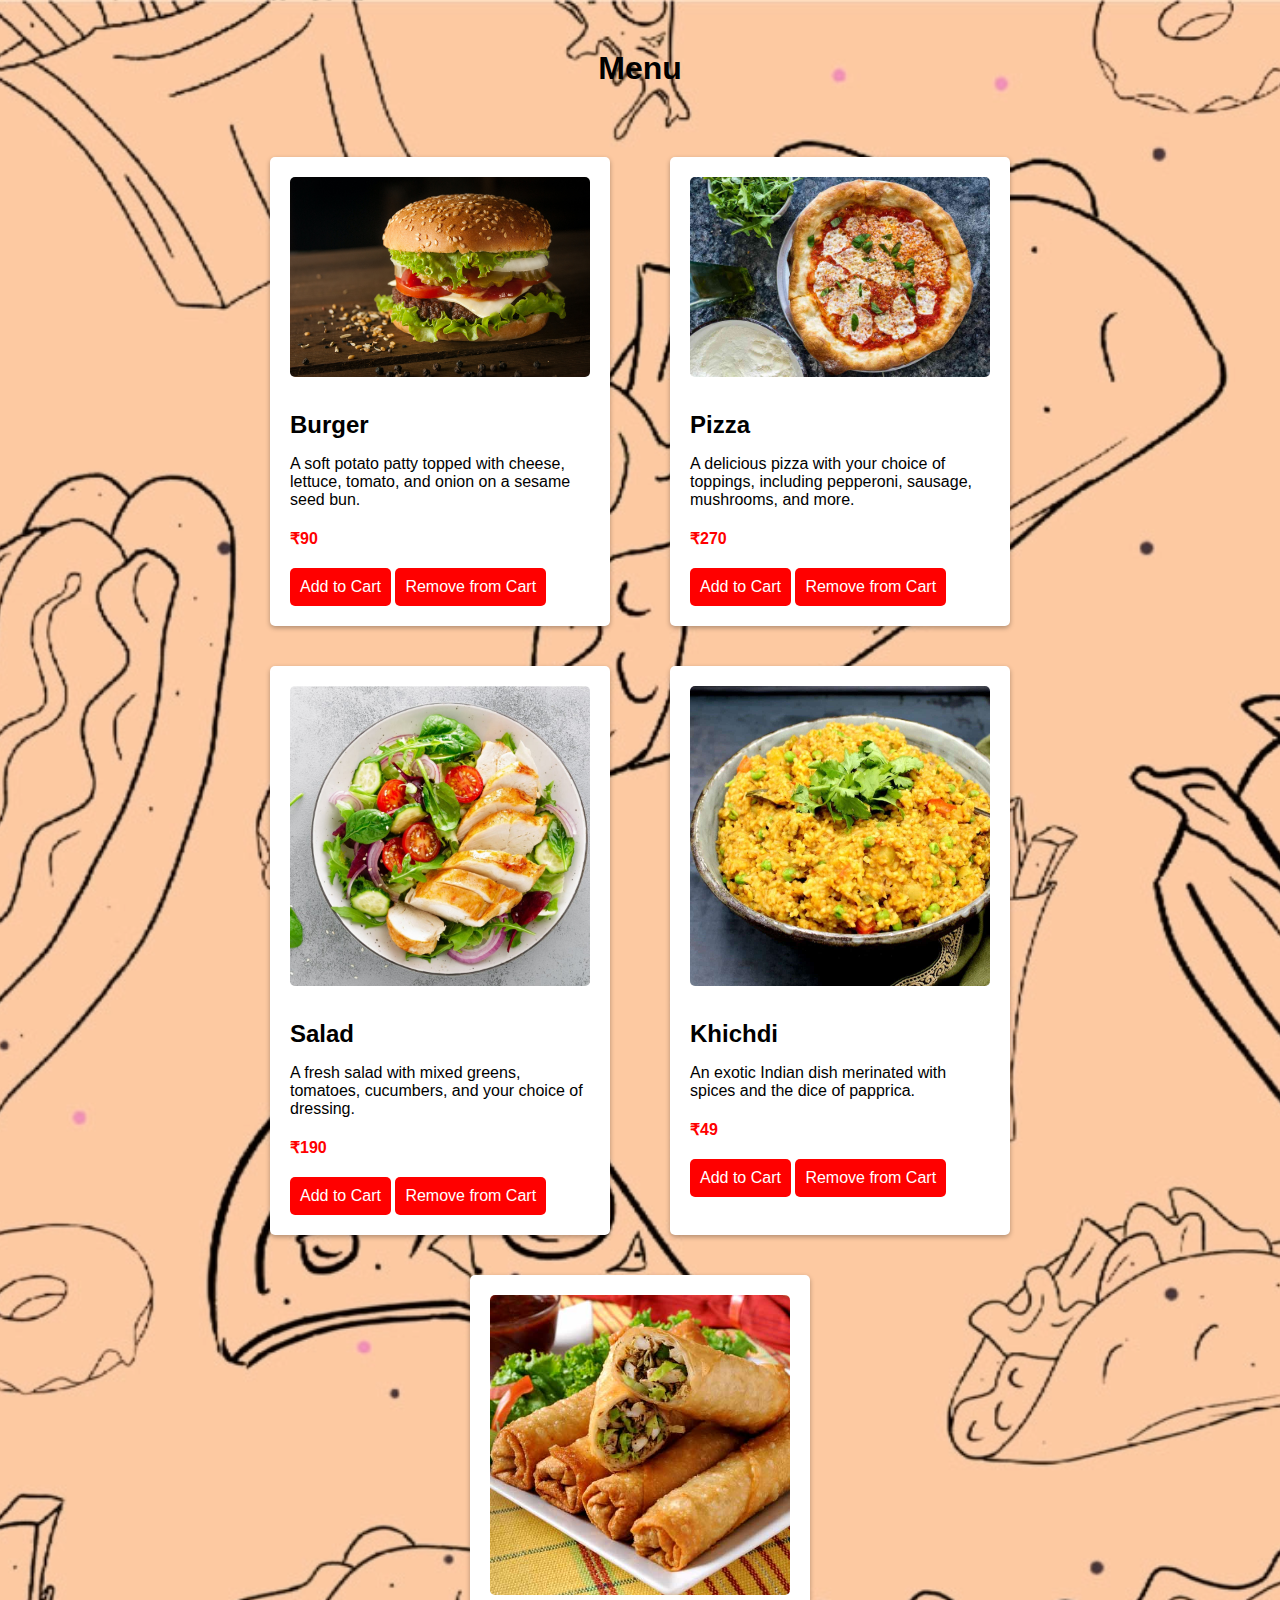
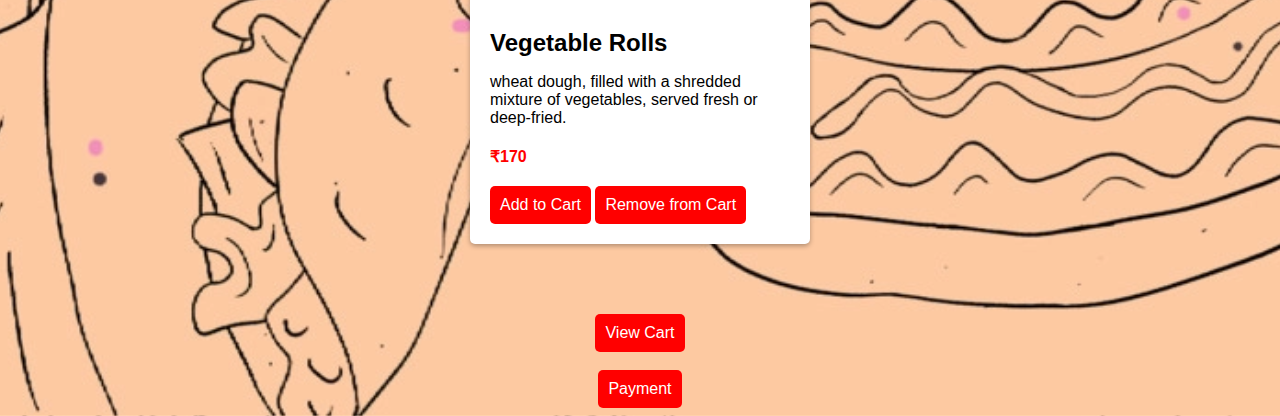
<file: addtocart.html>
<!DOCTYPE html>
<html>
<head>
	<title>My Restaurant Menu</title>
	<link rel="stylesheet" type="text/css" href="style 2.css">
	<style>
		body {
			background-image: url("Menu Background.jpg");
			background-size: cover;
			background-position: center;
		}
	</style>
	<script>
		var cart = []; // array to store cart items
		
		function addToCart(itemName, itemPrice) {
			var item = { name: itemName, price: itemPrice };
			cart.push(item);
			alert(itemName + " added to cart!");
		}
		
		function removeFromCart(itemName) {
			for (var i = 0; i < cart.length; i++) {
				if (cart[i].name === itemName) {
					cart.splice(i, 1);
					break;
				}
			}
			showCart();
			alert(itemName + " removed from cart!");
		}

		function showCart() {
			
			var cartItems = "";
			var total = 0;
			for (var i = 0; i < cart.length; i++) {
				cartItems += cart[i].name + " - ₹" + cart[i].price + "<br>";
				total += parseInt(cart[i].price);
			}
			if (cartItems == "") {
				cartItems = "Your cart is empty.";
			} else {
				cartItems += "<br>Total: ₹" + total;
			}
			document.getElementById("cartItems").innerHTML = cartItems;
		}
	</script>
</head>
<body>
	<h1>Menu</h1>
	<div class="menu-container">
		<div class="menu-item">
			<img src="burger.jpg" alt="Burger">
			<h2>Burger</h2>
			<p>A soft potato patty topped with cheese, lettuce, tomato, and onion on a sesame seed bun.</p>
			<p class="price">₹90</p>
			<button onclick="addToCart('Burger', '90')">Add to Cart</button>
			<button onclick="removeFromCart('Burger')">Remove from Cart</button>
		</div>

		<div class="menu-item">
			<img src="pizza.jpg" alt="Pizza">
			<h2>Pizza</h2>
			<p>A delicious pizza with your choice of toppings, including pepperoni, sausage, mushrooms, and more.</p>
			<p class="price">₹270</p>
			<button onclick="addToCart('Pizza', '270')">Add to Cart</button>
			<button onclick="removeFromCart('Pizza')">Remove from Cart</button>
		</div>

		<div class="menu-item">
			<img src="salad.jpg" alt="Salad">
			<h2>Salad</h2>
			<p>A fresh salad with mixed greens, tomatoes, cucumbers, and your choice of dressing.</p>
			<p class="price">₹190</p>
			<button onclick="addToCart('Salad', '190')">Add to Cart</button>
			<button onclick="removeFromCart('Salad')">Remove from Cart</button>
		</div>

		<div class="menu-item">
			<img src="khichdi.jpg" alt="Khichdi">
			<h2>Khichdi</h2>
			<p>An exotic Indian dish merinated with spices and the dice of papprica.</p>
			<p class="price">₹49</p>
			<button onclick="addToCart('Khichdi', '49')">Add to Cart</button>
			<button onclick="removeFromCart('Khichdi')">Remove from Cart</button>
		</div>

		<div class="menu-item">
			<img src="Vegetable Rolls.jpg" alt="Vegetable Rolls">
			<h2>Vegetable Rolls</h2>
			<p>wheat dough, filled with a shredded mixture of vegetables, served fresh or deep-fried.</p>
			<p class="price">₹170</p>
			<button onclick="addToCart('Vegetable Rolls', '170')">Add to Cart</button>
			<button onclick="removeFromCart('Vegetable Rolls')">Remove from Cart</button>
		</div>
	</div>
	
	<div id="cart" style="text-align:center" >
		<button onclick="showCart()">View Cart</button>
		<div id="cartItems"></div>
	</div>
	<br>
	<div style="text-align:center" >
		<a href="payment.html"><button>Payment</button></a>
	</div>
</body>
</html>
</file>
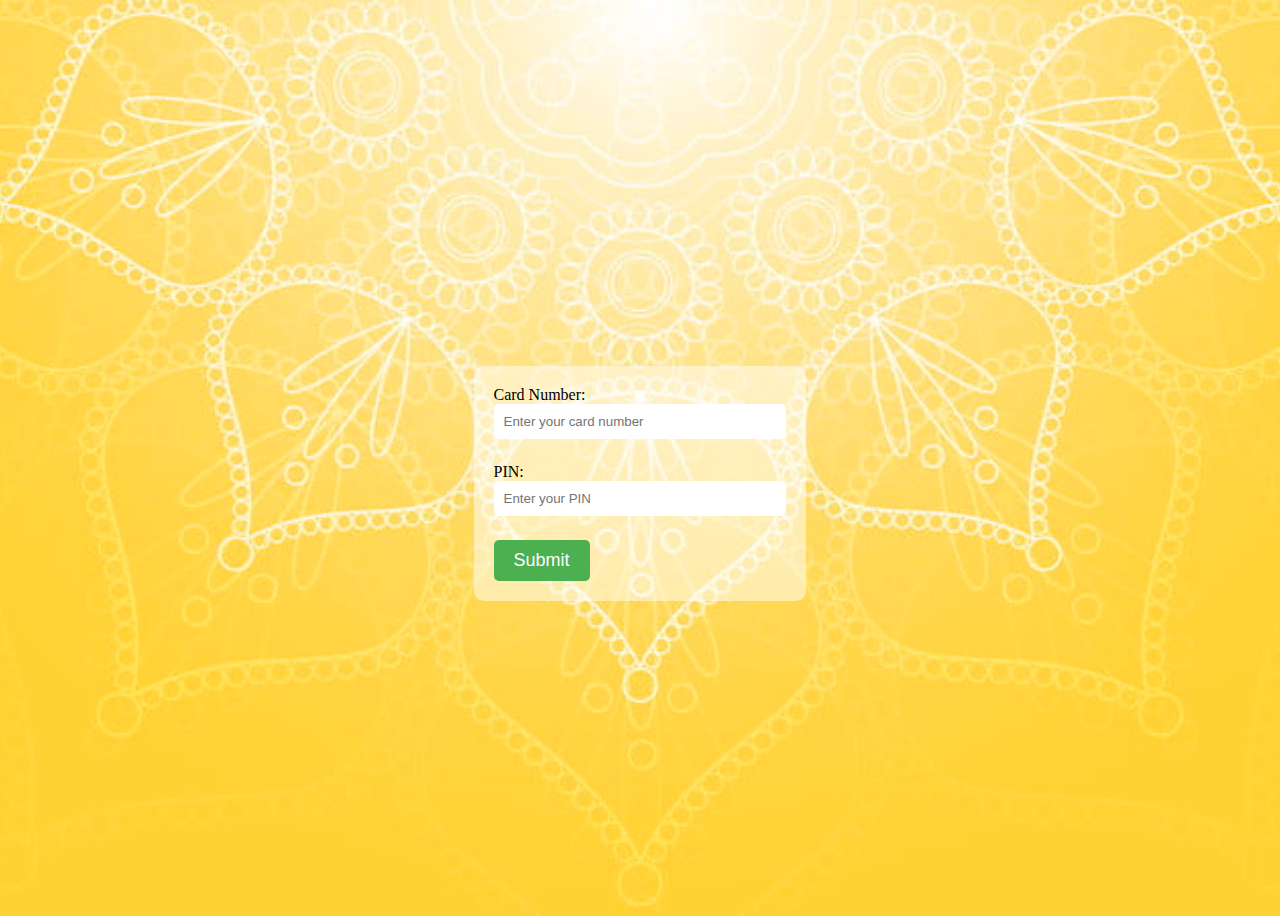
<file: CardPayment.html>
<!--
<!DOCTYPE html>
<html>
<head>
	<style>
		body {
			background-image: url("payment option background.jpg");
			background-size: cover;
			background-position: center;
		}
		.container {
			display: flex;
			flex-direction: column;
			justify-content: center;
			align-items: center;
			height: 100vh;
		}
		.card-form {
			display: flex;
			flex-direction: column;
			align-items: center;
			margin-top: 50px;
			padding: 20px;
			background-color: rgba(255, 255, 255, 0.5);
			border-radius: 10px;
		}
		input[type=text], input[type=password] {
			padding: 10px;
			border-radius: 5px;
			border: none;
			margin-bottom: 10px;
			width: 100%;
			box-sizing: border-box;
		}
		button {
			padding: 10px 20px;
			background-color: #4CAF50;
			color: white;
			border: none;
			border-radius: 5px;
			cursor: pointer;
			font-size: 18px;
			transition: background-color 0.3s ease;
		}
		button:hover {
			background-color: #3E8E41;
		}
	</style>
</head>
<body>
	<div class="container">
		<div class="card-form">
			<label for="card-number">Card Number:</label>
			<input type="text" id="card-number" name="card-number" placeholder="Enter your card number">
			<label for="password">Password:</label>
			<input type="password" id="password" name="password" placeholder="Enter your password">
			<button>Submit</button>
		</div>
	</div>
</body>
</html>



<!DOCTYPE html>
<html>
<head>
	<style>
		body {
			background-image: url("payment option background.jpg");
			background-size: cover;
			background-position: center;
		}
		.container {
			display: flex;
			flex-direction: column;
			justify-content: center;
			align-items: center;
			height: 100vh;
		}
		.card-form {
			display: flex;
			flex-direction: column;
			align-items: center;
			margin-top: 50px;
			padding: 20px;
			background-color: rgba(255, 255, 255, 0.5);
			border-radius: 10px;
		}
		input[type=text], input[type=password] {
			padding: 10px;
			border-radius: 5px;
			border: none;
			margin-bottom: 10px;
			width: 100%;
			box-sizing: border-box;
		}
		button {
			padding: 10px 20px;
			background-color: #4CAF50;
			color: white;
			border: none;
			border-radius: 5px;
			cursor: pointer;
			font-size: 18px;
			transition: background-color 0.3s ease;
		}
		button:hover {
			background-color: #3E8E41;
		}
	</style>
</head>
<body>
	<div class="container">
		<div class="card-form">
			<form action="CardPayment2.html">
				<label for="card-number">Card Number:</label>
				<input type="text" id="card-number" name="card-number" placeholder="Enter your card number">
				<label for="password">Password:</label>
				<input type="password" id="password" name="password" placeholder="Enter your password">
				<button type="submit">Submit</button>
			</form>
		</div>
	</div>
</body>
</html>
-->


<!DOCTYPE html>
<html>
<head>
	<style>
		body {
			background-image: url("payment option background.jpg");
			background-size: cover;
			background-position: center;
		}
		.container {
			display: flex;
			flex-direction: column;
			justify-content: center;
			align-items: center;
			height: 100vh;
		}
		.card-form {
			display: flex;
			flex-direction: column;
			align-items: center;
			margin-top: 50px;
			padding: 20px;
			background-color: rgba(255, 255, 255, 0.5);
			border-radius: 10px;
		}
		input[type=text], input[type=password] {
			padding: 10px;
			border-radius: 5px;
			border: none;
			margin-bottom: 10px;
			width: 100%;
			box-sizing: border-box;
		}
		button {
			padding: 10px 20px;
			background-color: #4CAF50;
			color: white;
			border: none;
			border-radius: 5px;
			cursor: pointer;
			font-size: 18px;
			transition: background-color 0.3s ease;
		}
		button:hover {
			background-color: #3E8E41;
		}
        .error {
            color: red;
            margin-top: 5px;
            font-size: 14px;
        }
	</style>
</head>
<body>
	<div class="container">
		<div class="card-form">
			<form id="payment-form">
				<label for="card-number">Card Number:</label>
				<input type="text" id="card-number" name="card-number" placeholder="Enter your card number">
				<p id="card-number-error" class="error"></p>
				<label for="pin">PIN:</label>
				<input type="password" id="pin" name="pin" placeholder="Enter your PIN">
				<p id="pin-error" class="error"></p>
				<button type="submit">Submit</button>
			</form>
		</div>
	</div>
	<script>
		const paymentForm = document.getElementById("payment-form");
		const cardNumberInput = document.getElementById("card-number");
		const pinInput = document.getElementById("pin");
		const cardNumberError = document.getElementById("card-number-error");
		const pinError = document.getElementById("pin-error");

		function validateCardNumber() {
			if (cardNumberInput.value.length !== 12 || isNaN(cardNumberInput.value)) {
				cardNumberError.textContent = "Please enter a valid 12 digit card number.";
				return false;
			}
			return true;
		}

		function validatePin() {
			if (pinInput.value.length !== 4 || isNaN(pinInput.value)) {
				pinError.textContent = "Please enter a valid 4 digit PIN.";
				return false;
			}
			return true;
		}

		paymentForm.addEventListener("submit", (event) => {
			event.preventDefault();
			cardNumberError.textContent = "";
			pinError.textContent = "";
			if (validateCardNumber() && validatePin()) {
				window.location.href = "CardPayment2.html";
			}
		});
	</script>
</body>
</html>
</file>
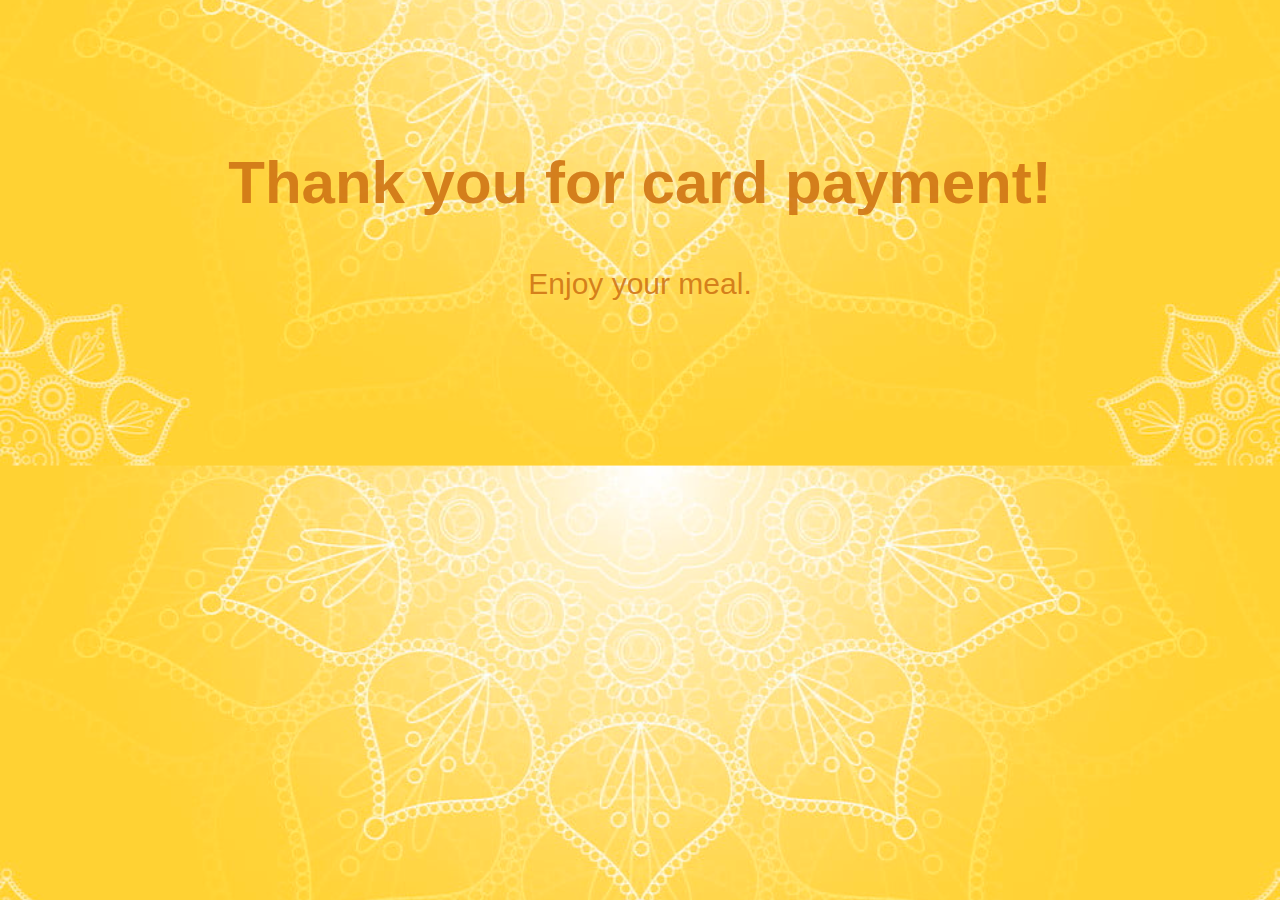
<file: CardPayment2.html>
<!DOCTYPE html>
<html>
<head>
	<title>Thank you for card payment!</title>
	<style>
		body {
			background-image: url("payment option background.jpg");
			background-size: cover;
			background-position: center;
			font-family: Arial, sans-serif;
			color: #d17716ec;
			text-align: center;
			font-size: 30px;
			padding-top: 100px;
		}
		h1 {
			font-size: 60px;
			margin-bottom: 50px;
		}
	</style>
</head>
<body>
	<h1>Thank you for card payment!</h1>
	<p>Enjoy your meal.</p>
</body>
</html>
</file>
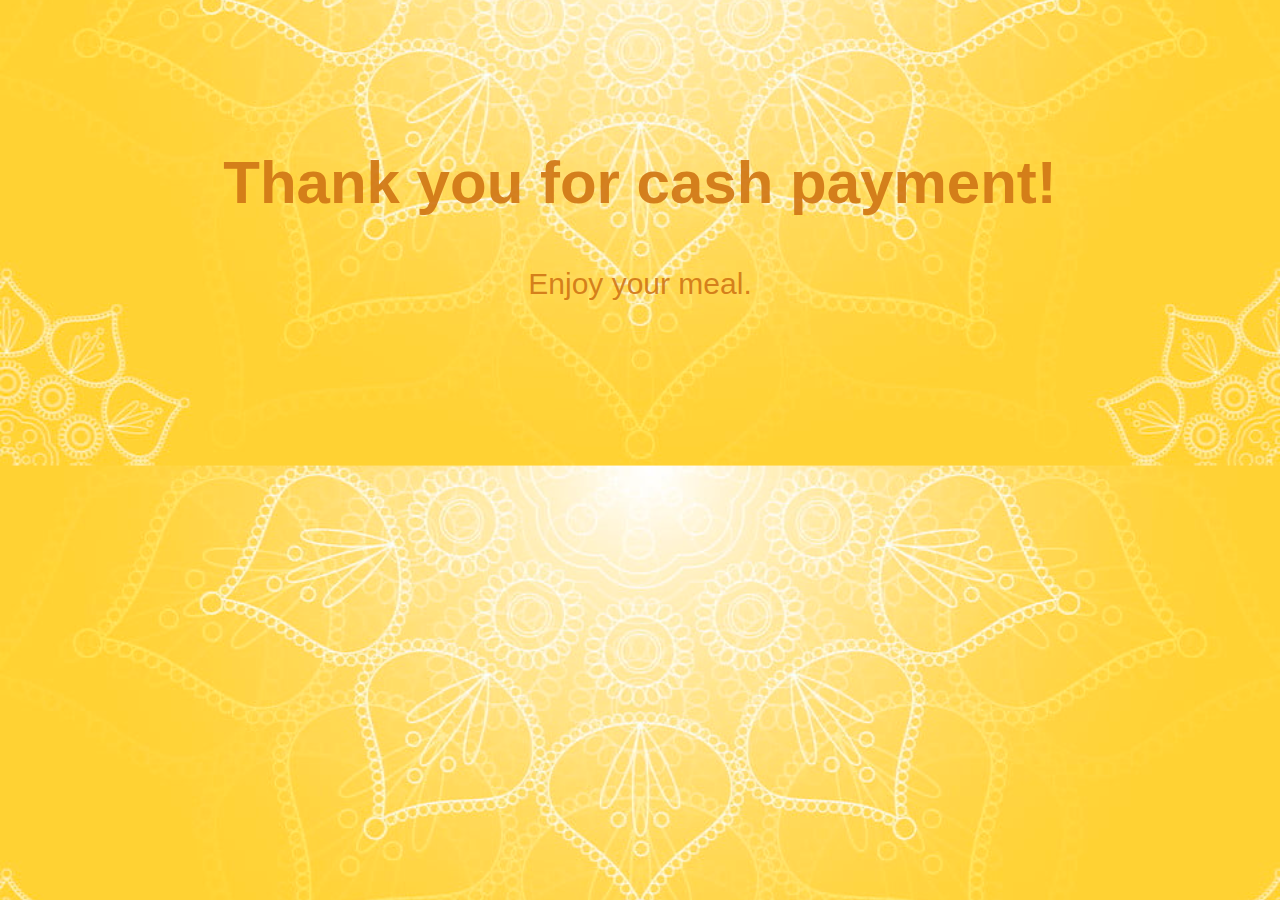
<file: Cashpayment.html>
<!DOCTYPE html>
<html>
<head>
	<title>Thank you for cash payment!</title>
	<style>
		body {
			background-image: url("payment option background.jpg");
			background-size: cover;
			background-position: center;
			font-family: Arial, sans-serif;
			color: #d17716ec;
			text-align: center;
			font-size: 30px;
			padding-top: 100px;
		}
		h1 {
			font-size: 60px;
			margin-bottom: 50px;
		}
	</style>
</head>
<body>
	<h1>Thank you for cash payment!</h1>
	<p>Enjoy your meal.</p>
</body>
</html>
</file>
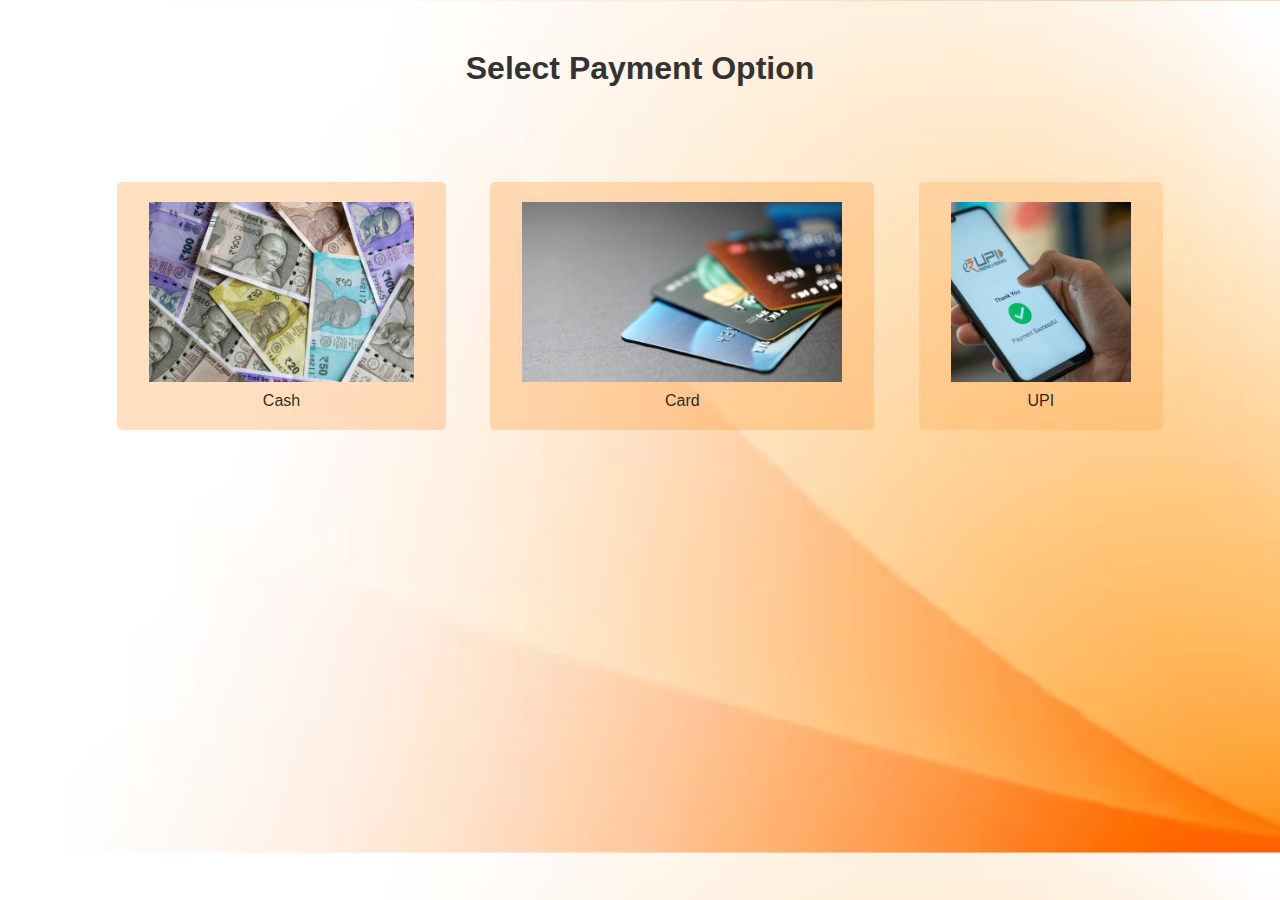
<file: payment.html>
<!DOCTYPE html>
<html>
<head>
	<title>Payment Options</title>
	<style>
		body {
			background-image: url('Final Background for Payment.jpg');
			background-size: cover;
			font-family: Arial, sans-serif;
			text-align: center;
		}
		h1 {
			color: #333;
			margin-top: 50px;
		}
		button {
			background-color: #ff99334e;
			border: none;
			color: white;
			padding: 20px 32px;
			text-align: center;
			text-decoration: none;
			display: inline-flex;
			flex-direction: column;
			align-items: center;
			justify-content: center;
			font-size: 16px;
			margin: 20px;
			cursor: pointer;
			border-radius: 5px;
			transition: all 0.3s ease-in-out;
		}
		button:hover {
			background-color: #ff9933c0;
		}
		#upiButton {
			background-color: #ff993339;
		}
		#upiButton:hover {
			background-color: #ff9933c0;
		}
		button img {
			height: 180px;
			margin-bottom: 10px;
		}
		button span {
			color: rgba(0, 0, 0, 0.838);
		}
	</style>
</head>
<body>
	<h1>Select Payment Option</h1>
	<br>
	<br>
	<br>
	<div>
		<a href="Cashpayment.html"><button id="cashButton">
			<img src="cash.jpg" alt="cash">
			<span>Cash</span>
		</button></a>
		<a href="CardPayment.html"><button id="cardButton">
			<img src="card.jpg" alt="card">
			<span>Card</span>
		</button></a>
		<a href="upiPayment.html"><button id="upiButton">
			<img src="upi.jpg" alt="upi">
			<span>UPI</span>
		</button></a>
	</div>
</body>
</html>
</file>
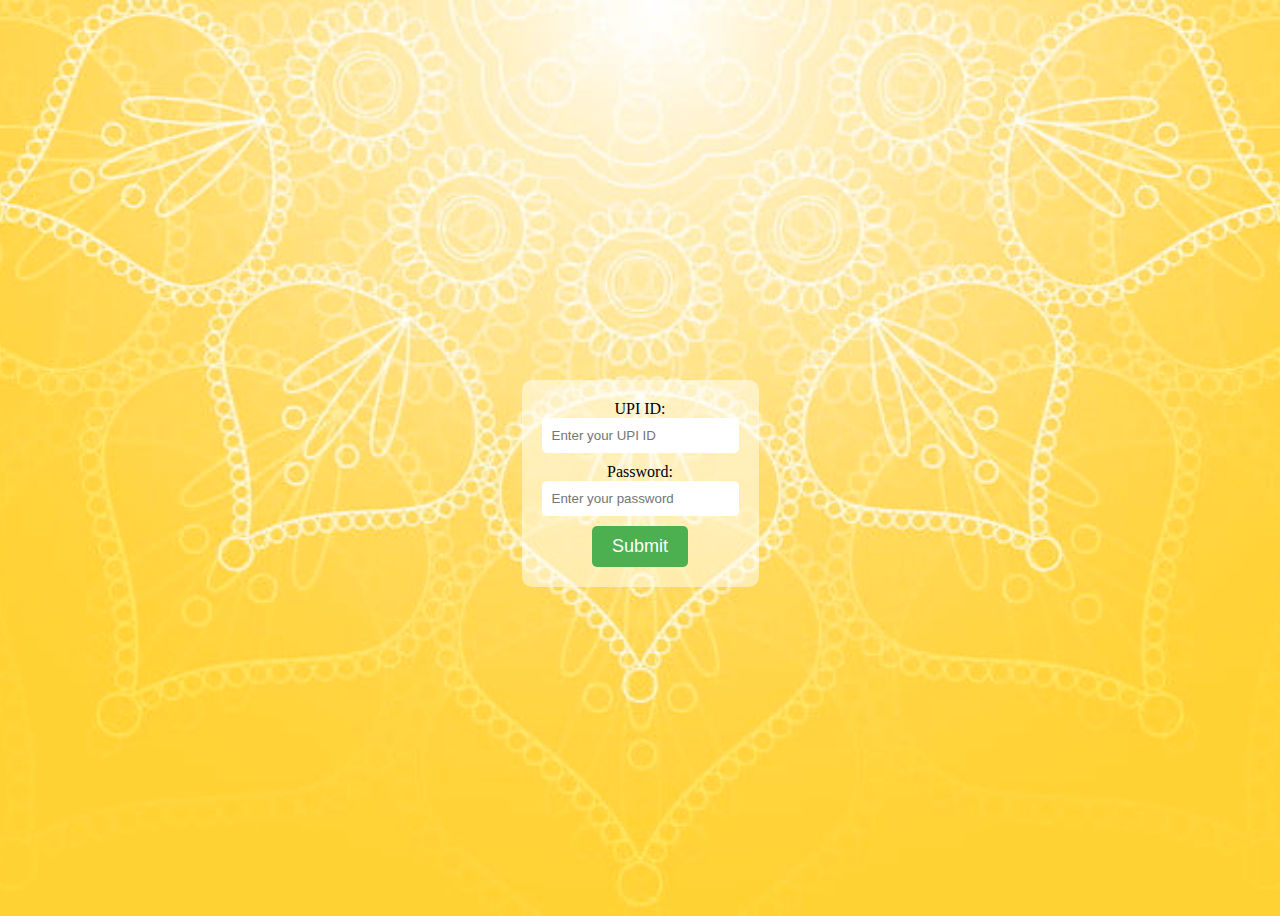
<file: upiPayment.html>
<!-- 

<!DOCTYPE html>
<html>
<head>
	<style>
		body {
			background-image: url("payment option background.jpg");
			background-size: cover;
			background-position: center;
		}
		.container {
			display: flex;
			flex-direction: column;
			justify-content: center;
			align-items: center;
			height: 100vh;
		}
		.upi-form {
			display: flex;
			flex-direction: column;
			align-items: center;
			margin-top: 50px;
			padding: 20px;
			background-color: rgba(255, 255, 255, 0.5);
			border-radius: 10px;
		}
		input[type=text], input[type=password] {
			padding: 10px;
			border-radius: 5px;
			border: none;
			margin-bottom: 10px;
			width: 100%;
			box-sizing: border-box;
		}
		button {
			padding: 10px 20px;
			background-color: #4CAF50;
			color: white;
			border: none;
			border-radius: 5px;
			cursor: pointer;
			font-size: 18px;
			transition: background-color 0.3s ease;
		}
		button:hover {
			background-color: #3E8E41;
		}
	</style>
</head>
<body>
	<div class="container">
		<div class="upi-form">
			<label for="upi-id">UPI ID:</label>
			<input type="text" id="upi-id" name="upi-id" placeholder="Enter your UPI ID">
			<label for="amount">Amount:</label>
			<input type="text" id="amount" name="amount" placeholder="Enter the amount">
			<button onclick="submitForm()">Submit</button>
		</div>
	</div>
	<script>
		function submitForm() {
			let upiId = document.getElementById("upi-id").value;
			let amount = document.getElementById("amount").value;
			if (upiId.trim() === "") {
				alert("Please enter your UPI ID");
				return;
			}
			if (isNaN(amount) || amount <= 0) {
				alert("Please enter a valid amount");
				return;
			}
			alert("UPI payment of Rs. " + amount + " has been sent to " + upiId);
			window.location.href = "thankyou.html";
		}
	</script>
</body>
</html>

-->
<!DOCTYPE html>
<html>
<head>
	<style>
		body {
			background-image: url("payment option background.jpg");
			background-size: cover;
			background-position: center;
		}
		.container {
			display: flex;
			flex-direction: column;
			justify-content: center;
			align-items: center;
			height: 100vh;
		}
		.upi-form {
			display: flex;
			flex-direction: column;
			align-items: center;
			margin-top: 50px;
			padding: 20px;
			background-color: rgba(255, 255, 255, 0.5);
			border-radius: 10px;
		}
		input[type=text], input[type=password] {
			padding: 10px;
			border-radius: 5px;
			border: none;
			margin-bottom: 10px;
			width: 100%;
			box-sizing: border-box;
		}
		button {
			padding: 10px 20px;
			background-color: #4CAF50;
			color: white;
			border: none;
			border-radius: 5px;
			cursor: pointer;
			font-size: 18px;
			transition: background-color 0.3s ease;
		}
		button:hover {
			background-color: #3E8E41;
		}
	</style>
</head>
<body>
	<div class="container">
		<div class="upi-form">
			<label for="upi-id">UPI ID:</label>
			<input type="text" id="upi-id" name="upi-id" placeholder="Enter your UPI ID">
			<label for="password">Password:</label>
				<input type="password" id="password" name="password" placeholder="Enter your password">
			<button id="submit-button" disabled>Submit</button>
		</div>
	</div>

	<script>
		// get the UPI ID input element and submit button element
		var upiIdInput = document.getElementById("upi-id");
		var submitButton = document.getElementById("submit-button");

		// add event listener to the UPI ID input to check for valid input
		upiIdInput.addEventListener("input", function() {
			// get the input value
			var upiId = upiIdInput.value;

			// check if the input is a valid UPI ID
			if (/^\w+@\w+$/.test(upiId)) {
				// enable the submit button
				submitButton.disabled = false;
			} else {
				// disable the submit button
				submitButton.disabled = true;
			}
		});

		// get the password input element
		var passwordInput = document.getElementById("password");

		// add event listener to the password input to check for valid input
		passwordInput.addEventListener("input", function() {
			// get the input value
			var password = passwordInput.value;

			// check if the input is a valid password
			if (/^\d{4}$/.test(password)) {
				// enable the submit button
				submitButton.disabled = false;
			} else {
				// disable the submit button
				submitButton.disabled = true;
			}
		});
		// get the submit button element
		var submitButton = document.getElementById("submit-button");

		// add event listener to the submit button
		submitButton.addEventListener("click", function() {
		// redirect to the new page
		window.location.href = "upiPayment2.html";
});
	</script>
</body>
</html>
</file>
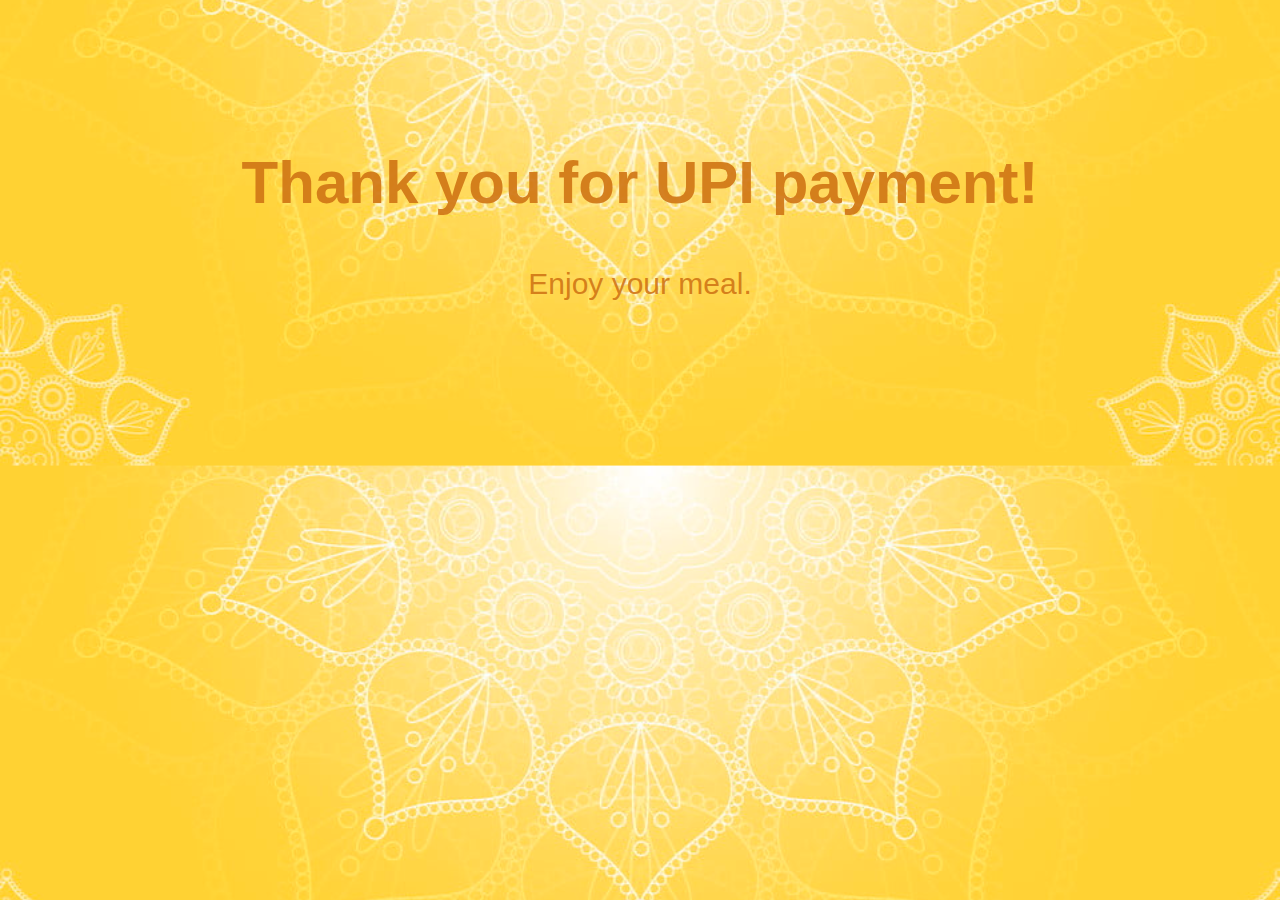
<file: upiPayment2.html>
<!DOCTYPE html>
<html>
<head>
	<title>Thank you for UPI payment!</title>
	<style>
		body {
			background-image: url("payment option background.jpg");
			background-size: cover;
			background-position: center;
			font-family: Arial, sans-serif;
			color: #d17716ec;
			text-align: center;
			font-size: 30px;
			padding-top: 100px;
		}
		h1 {
			font-size: 60px;
			margin-bottom: 50px;
		}
	</style>
</head>
<body>
	<h1>Thank you for UPI payment!</h1>
	<p>Enjoy your meal.</p>
</body>
</html>
</file>
<file: style 2.css>
body {
	font-family: Arial, sans-serif;
	background-color: #f2f2f2;
}

h1 {
	text-align: center;
	margin-top: 50px;
}

.menu-container {
	display: flex;
	flex-wrap: wrap;
	justify-content: space-around;
	margin: 50px auto;
	max-width: 800px;
}

.menu-item {
	background-color: #fff;
	border-radius: 5px;
	box-shadow: 0 2px 5px rgba(0, 0, 0, 0.3);
	padding: 20px;
	margin: 20px;
	flex-basis: 300px;
}

.menu-item img {
	max-width: 100%;
	height: auto;
	border-radius: 5px;
	margin-bottom: 10px;
}

.menu-item h2 {
	font-size: 24px;
	margin-bottom: 10px;
}

.menu-item p {
	font-size: 16px;
	margin-bottom: 20px;
}

.price {
	font-size: 20px;
	font-weight: bold;
	color: #ff0000;
	margin-bottom: 10px;
}

button {
	background-color: #ff0000;
	color: #fff;
	border: none;
	border-radius: 5px;
	padding: 10px;
	font-size: 16px;
	cursor: pointer;
	transition: background-color 0.3s ease;
}

button:hover {
	background-color: #d90000;
}
</file>
